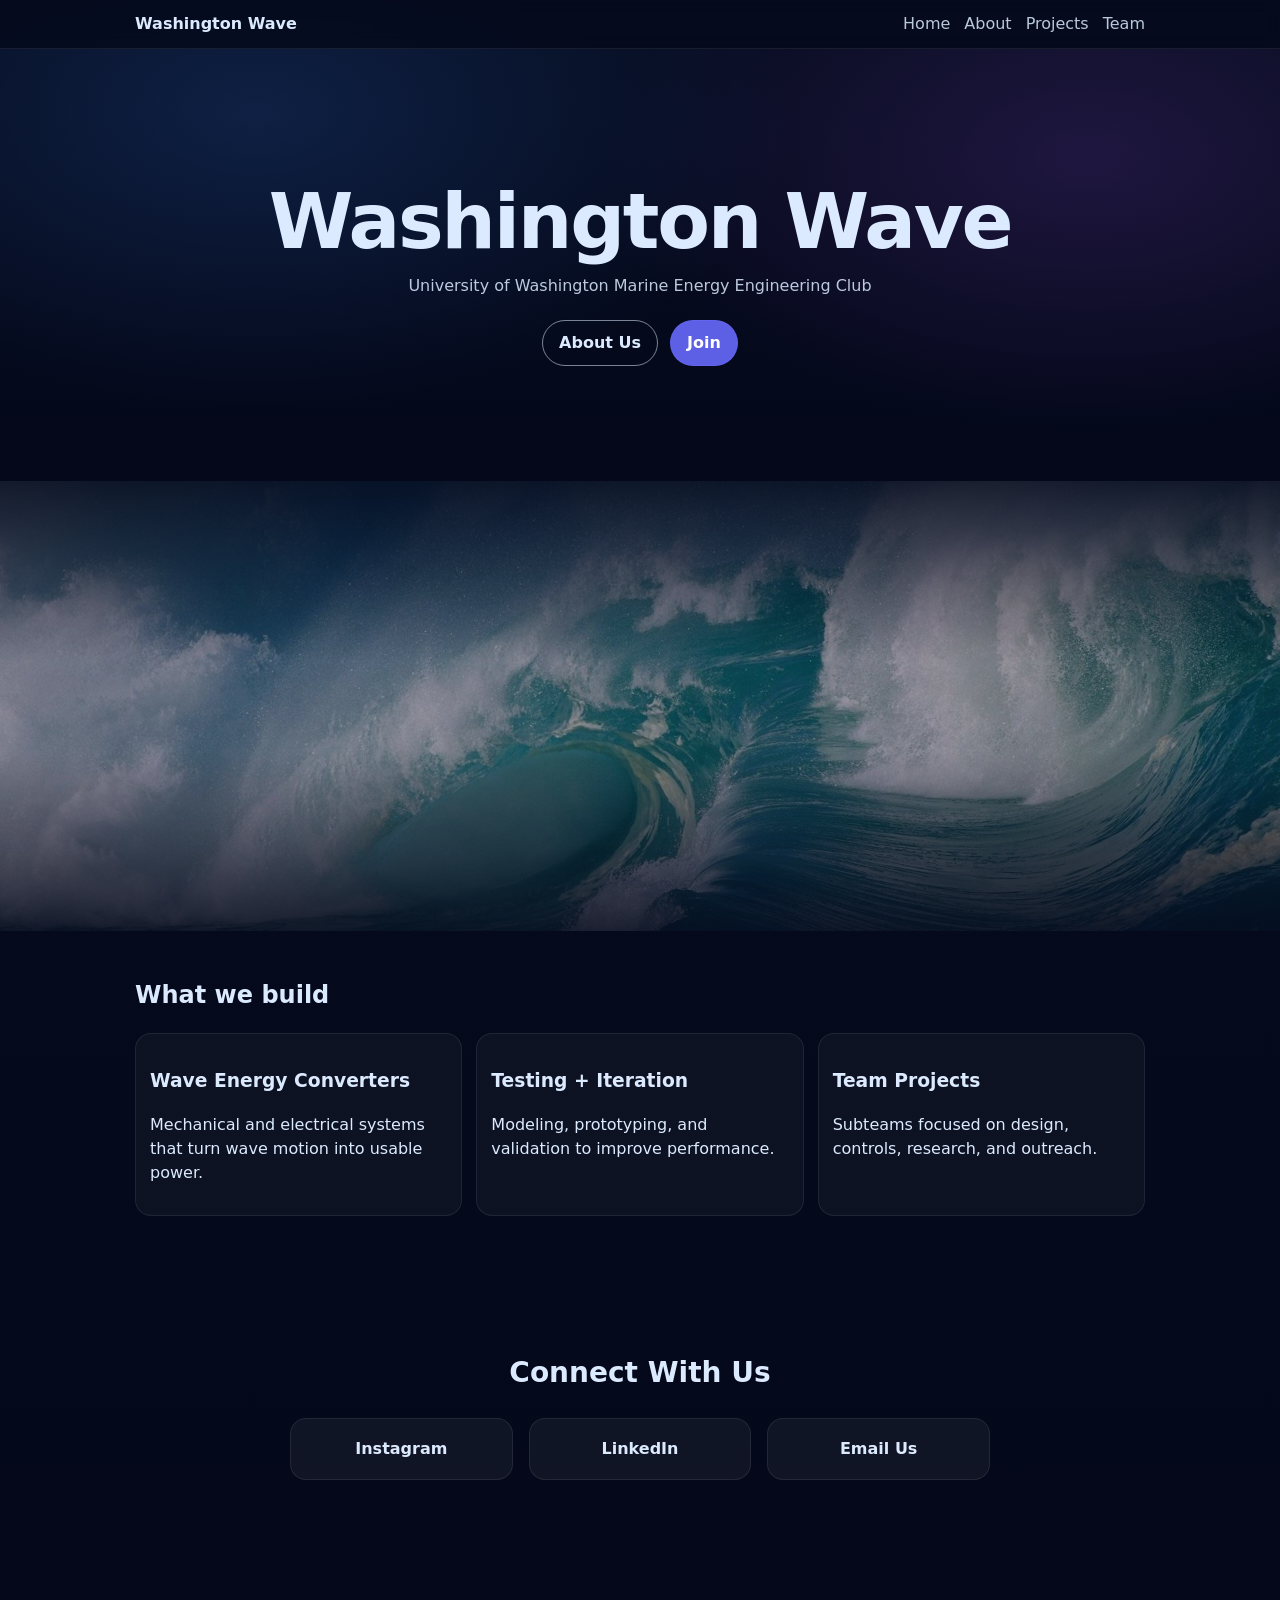
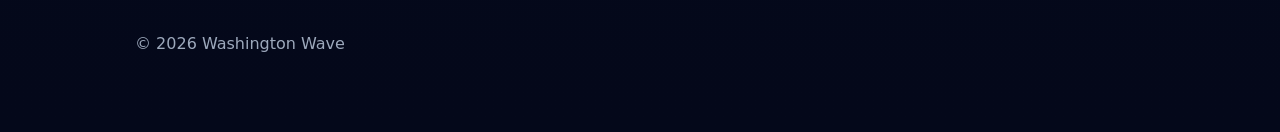
<file: index.html>
<!doctype html>
<html lang="en">
<head>
  <meta charset="utf-8" />
  <meta name="viewport" content="width=device-width, initial-scale=1" />
  <title>Club Name</title>
  <link rel="stylesheet" href="styles.css" />
</head>
<body class="page-dark">

  <header class="nav">
    <div class="nav-inner">
      <a class="logo" href="#top">Washington Wave</a>

      <button class="menu-btn" aria-label="Open menu" aria-expanded="false">
        ☰
      </button>
    
      <nav class="links" id="navLinks">
        <a href="index.html">Home</a>
         <a href="about.html">About</a>
         <a href="projects.html">Projects</a>
         <a href="team.html">Team</a>
    </nav>
    </div>
  </header>

<main id="top">
  <section class="hero-cool">
    <div class="hero-inner">
      <h1>Washington Wave</h1>
      <p>University of Washington Marine Energy Engineering Club</p>

      <div class="hero-actions">
        <a class="btn-outline" href="about.html">About Us</a>
        <a class="btn-solid" href="#connect">Join</a>
      </div>
    </div>
  </section>

  <section class="ocean-band" aria-hidden="true"></section>

  <section class="section">
    <h2>What we build</h2>
    <div class="grid">
      <div class="card">
        <h3>Wave Energy Converters</h3>
        <p>Mechanical and electrical systems that turn wave motion into usable power.</p>
      </div>
      <div class="card">
        <h3>Testing + Iteration</h3>
        <p>Modeling, prototyping, and validation to improve performance.</p>
      </div>
      <div class="card">
        <h3>Team Projects</h3>
        <p>Subteams focused on design, controls, research, and outreach.</p>
      </div>
    </div>
  </section>

  <section id="connect" class="home-links">
  <div class="section">
    <h2>Connect With Us</h2>

    <div class="links-grid">
      <a class="link-card" href="https://instagram.com/uw_wave" target="_blank">
        Instagram
      </a>

      <a class="link-card" href="https://www.linkedin.com/company/uw-wave/" target="_blank">
        LinkedIn
      </a>

      <a class="link-card" href="https://mail.google.com/mail/?view=cm&fs=1&to=wawave@uw.edu" target="_blank" rel="noopener">
        Email Us
      </a>
    </div>
  </div>
</section>

<footer class="footer">
  <p class="muted">© <span id="year"></span> Washington Wave</p>
</footer>

  <script src="script.js"></script>
</body>
</html>
</file>
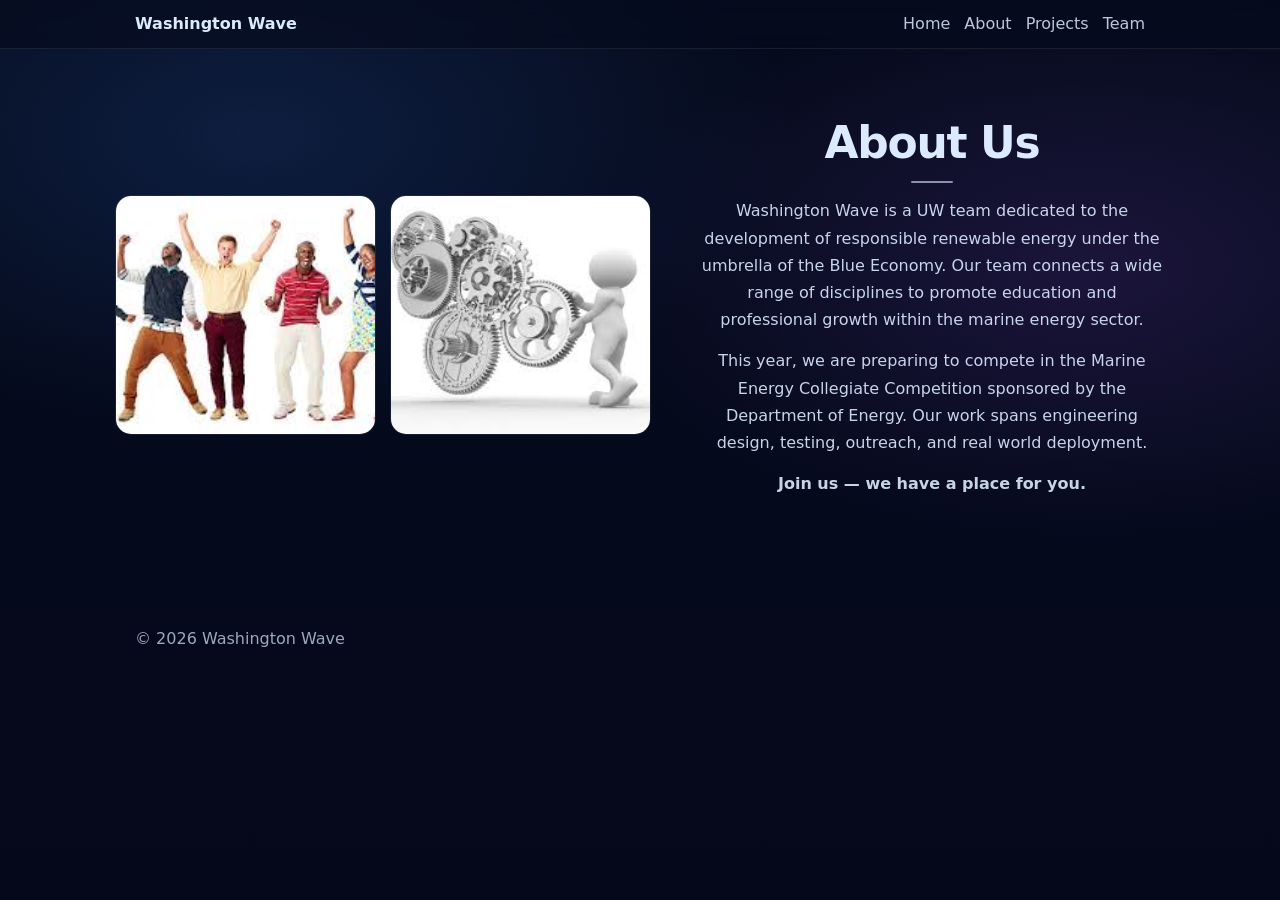
<file: about.html>
<!doctype html>
<html lang="en">
<head>
  <meta charset="utf-8" />
  <meta name="viewport" content="width=device-width, initial-scale=1" />
  <title>About | Wave</title>
  <link rel="stylesheet" href="styles.css" />
</head>
<body class="page-dark">

  <header class="nav">
    <div class="nav-inner">
      <a class="logo" href="index.html">Washington Wave</a>

      <button class="menu-btn" aria-label="Open menu" aria-expanded="false">
        ☰
      </button>

      <nav class="links" id="navLinks">
        <a href="index.html">Home</a>
        <a href="about.html">About</a>
        <a href="projects.html">Projects</a>
        <a href="team.html">Team</a>
      </nav>
    </div>
  </header>

  <main>
  <section class="about-hero">
    <div class="about-grid">
      
      <div class="about-images">
        <img src="images/team.jpg" alt="Washington Wave team photo" />
        <img src="images/mechanism.jpg" alt="Wave energy mechanism prototype" />
      </div>

      <div class="about-text centered">
        <h2>About Us</h2>
        <p>
          Washington Wave is a UW team dedicated to the development of responsible
          renewable energy under the umbrella of the Blue Economy. Our team
          connects a wide range of disciplines to promote education and professional
          growth within the marine energy sector.
        </p>

        <p>
          This year, we are preparing to compete in the Marine Energy Collegiate
          Competition sponsored by the Department of Energy. Our work spans
          engineering design, testing, outreach, and real world deployment.
        </p>

        <p class="about-cta">
          Join us — we have a place for you.
        </p>
      </div>

    </div>
  </section>

  <footer class="footer">
    <p class="muted">© <span id="year"></span> Washington Wave</p>
  </footer>
</main>

  <script src="script.js"></script>
</body>
</html>
</file>
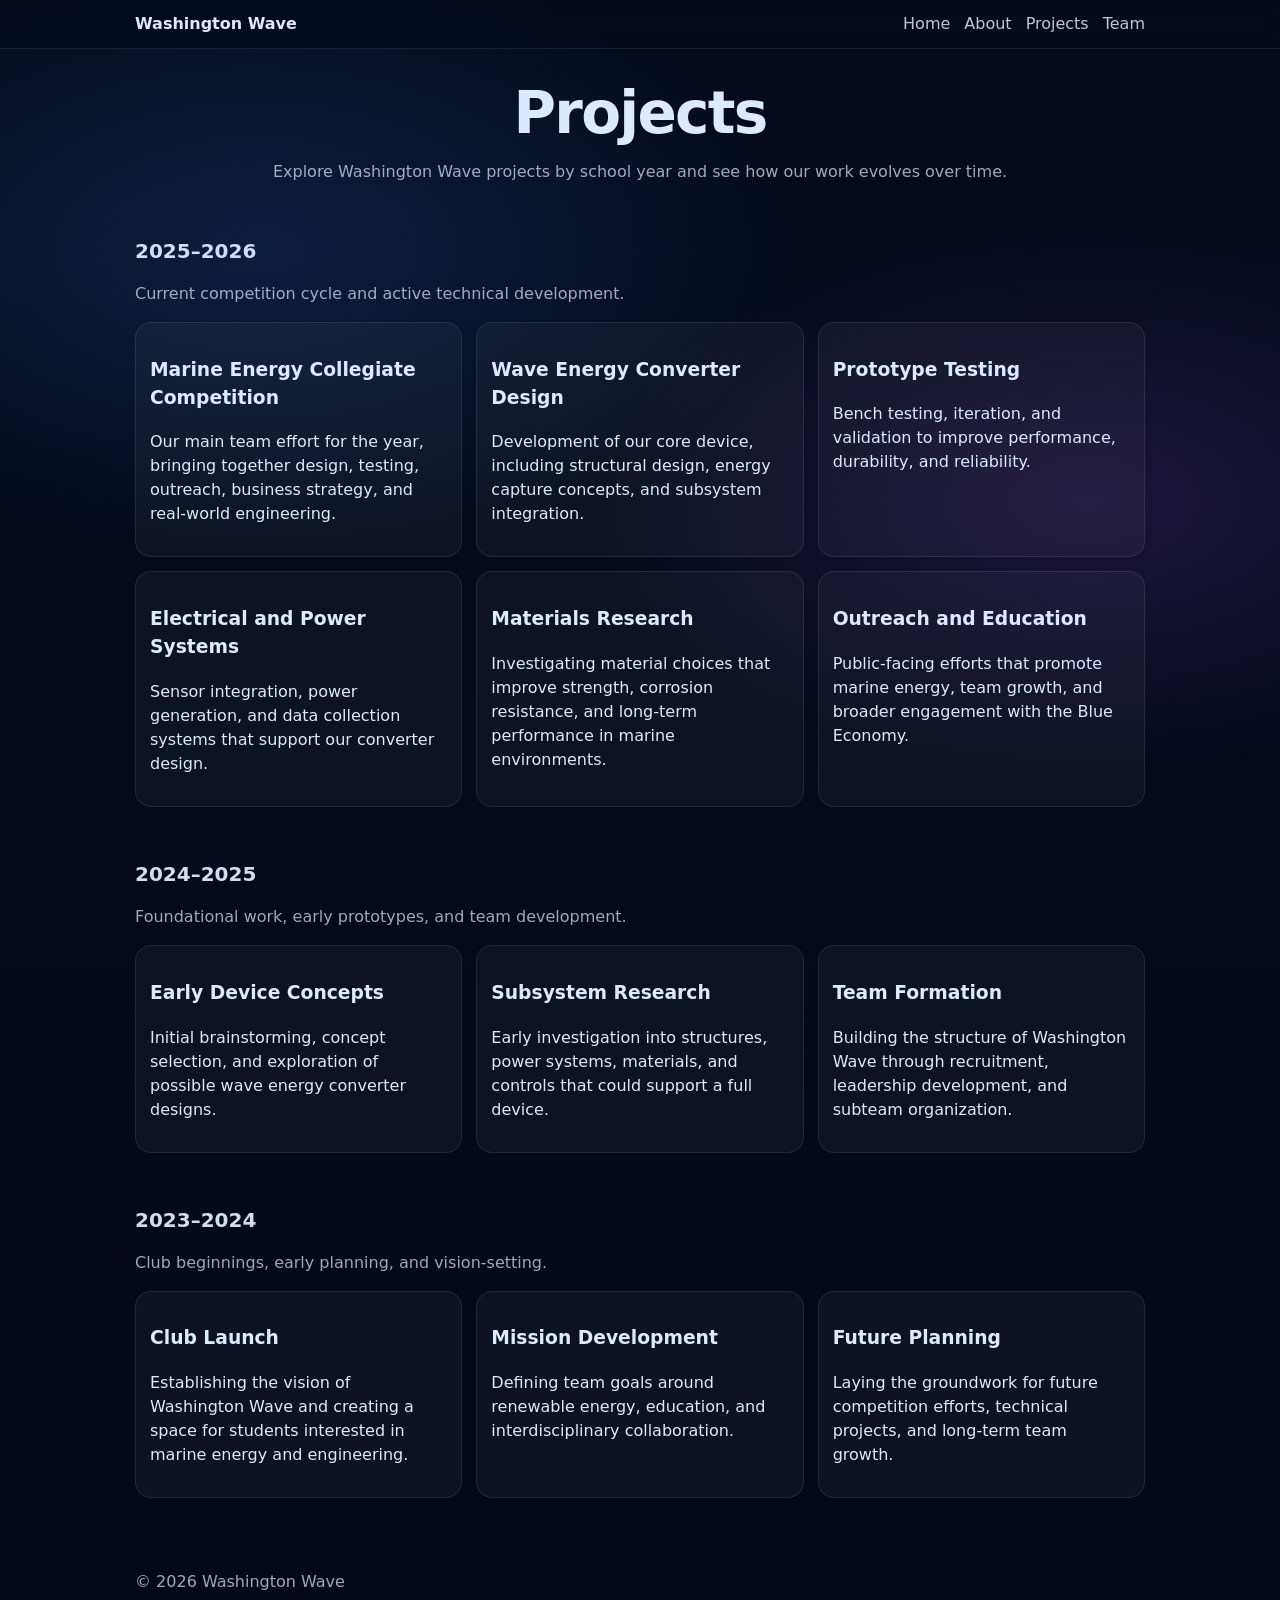
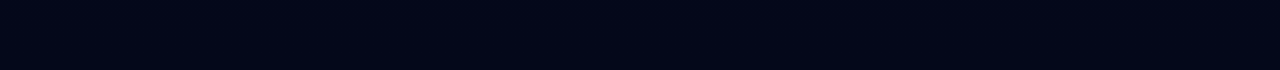
<file: projects.html>
<!doctype html>
<html lang="en">
<head>
  <meta charset="utf-8" />
  <meta name="viewport" content="width=device-width, initial-scale=1" />
  <title>Projects | Washington Wave</title>
  <link rel="stylesheet" href="styles.css" />
</head>

<body class="page-dark">
  <header class="nav">
    <div class="nav-inner">
      <a class="logo" href="index.html">Washington Wave</a>

      <button class="menu-btn" aria-label="Open menu" aria-expanded="false">
        ☰
      </button>

      <nav class="links" id="navLinks">
        <a href="index.html">Home</a>
        <a href="about.html">About</a>
        <a href="projects.html">Projects</a>
        <a href="team.html">Team</a>
      </nav>
    </div>
  </header>

  <main>
    <section class="section team-header">
      <h1>Projects</h1>
      <p class="muted">
        Explore Washington Wave projects by school year and see how our work evolves over time.
      </p>
    </section>

    <section class="section">
      <h2 class="section-title">2025–2026</h2>
      <p class="muted">
        Current competition cycle and active technical development.
      </p>

      <div class="grid">
        <div class="card">
          <h3>Marine Energy Collegiate Competition</h3>
          <p>
            Our main team effort for the year, bringing together design, testing,
            outreach, business strategy, and real-world engineering.
          </p>
        </div>

        <div class="card">
          <h3>Wave Energy Converter Design</h3>
          <p>
            Development of our core device, including structural design, energy
            capture concepts, and subsystem integration.
          </p>
        </div>

        <div class="card">
          <h3>Prototype Testing</h3>
          <p>
            Bench testing, iteration, and validation to improve performance,
            durability, and reliability.
          </p>
        </div>

        <div class="card">
          <h3>Electrical and Power Systems</h3>
          <p>
            Sensor integration, power generation, and data collection systems that
            support our converter design.
          </p>
        </div>

        <div class="card">
          <h3>Materials Research</h3>
          <p>
            Investigating material choices that improve strength, corrosion
            resistance, and long-term performance in marine environments.
          </p>
        </div>

        <div class="card">
          <h3>Outreach and Education</h3>
          <p>
            Public-facing efforts that promote marine energy, team growth, and
            broader engagement with the Blue Economy.
          </p>
        </div>
      </div>
    </section>

    <section class="section">
      <h2 class="section-title">2024–2025</h2>
      <p class="muted">
        Foundational work, early prototypes, and team development.
      </p>

      <div class="grid">
        <div class="card">
          <h3>Early Device Concepts</h3>
          <p>
            Initial brainstorming, concept selection, and exploration of possible
            wave energy converter designs.
          </p>
        </div>

        <div class="card">
          <h3>Subsystem Research</h3>
          <p>
            Early investigation into structures, power systems, materials, and
            controls that could support a full device.
          </p>
        </div>

        <div class="card">
          <h3>Team Formation</h3>
          <p>
            Building the structure of Washington Wave through recruitment,
            leadership development, and subteam organization.
          </p>
        </div>
      </div>
    </section>

    <section class="section">
      <h2 class="section-title">2023–2024</h2>
      <p class="muted">
        Club beginnings, early planning, and vision-setting.
      </p>

      <div class="grid">
        <div class="card">
          <h3>Club Launch</h3>
          <p>
            Establishing the vision of Washington Wave and creating a space for
            students interested in marine energy and engineering.
          </p>
        </div>

        <div class="card">
          <h3>Mission Development</h3>
          <p>
            Defining team goals around renewable energy, education, and
            interdisciplinary collaboration.
          </p>
        </div>

        <div class="card">
          <h3>Future Planning</h3>
          <p>
            Laying the groundwork for future competition efforts, technical
            projects, and long-term team growth.
          </p>
        </div>
      </div>
    </section>

    <footer class="footer">
      <p class="muted">© <span id="year"></span> Washington Wave</p>
    </footer>
  </main>

  <script src="script.js"></script>
</body>
</html>
</file>
<file: styles.css>
:root {
  --max: 1050px;
  --pad: 20px;
  --radius: 16px;

  /* Light pages */
  --bg: #ffffff;
  --text: #111111;
  --muted: #6b7280;
  --card: #fafafa;
  --border: #e5e7eb;

  /* Dark theme */
  --dark-1: #050b1d;
  --dark-2: #04081a;
  --light-blue: #dbeafe;
  --light-blue-soft: rgba(219, 234, 254, 0.85);

  /* Buttons */
  --primary: rgba(99, 102, 241, 0.95);
}

* {
  box-sizing: border-box;
}

html {
  scroll-behavior: smooth;
}

body {
  margin: 0;
  font-family: system-ui, Arial, sans-serif;
  line-height: 1.5;
  color: var(--text);
  background: var(--bg);
}

/* -----------------------
   Nav
----------------------- */
.nav {
  position: sticky;
  top: 0;
  z-index: 50;
  background: rgba(5, 11, 29, 0.6);
  backdrop-filter: blur(10px);
  border-bottom: 1px solid rgba(255, 255, 255, 0.08);
}

.nav-inner {
  max-width: var(--max);
  margin: 0 auto;
  padding: 12px var(--pad);
  display: flex;
  align-items: center;
  gap: 14px;
}

.logo {
  font-weight: 700;
  text-decoration: none;
  color: var(--light-blue);
}

.links {
  margin-left: auto;
  display: flex;
  gap: 14px;
}

.links a {
  text-decoration: none;
  color: var(--light-blue);
  opacity: 0.85;
}

.links a:hover {
  opacity: 1;
}

.menu-btn {
  display: none;
  margin-left: auto;
  font-size: 22px;
  padding: 8px 10px;
  border-radius: 10px;
  background: rgba(255, 255, 255, 0.06);
  border: 1px solid rgba(255, 255, 255, 0.12);
  color: var(--light-blue);
  cursor: pointer;
}

/* Mobile nav */
@media (max-width: 820px) {
  .links {
    display: none;
    width: 100%;
    flex-direction: column;
    margin-left: 0;
    padding: 10px 0 0;
  }

  .links.open {
    display: flex;
  }

  .menu-btn {
    display: inline-block;
  }
}

/* -----------------------
   Shared layout
----------------------- */
.section {
  max-width: var(--max);
  margin: 0 auto;
  padding: 26px var(--pad);
}

.grid {
  display: grid;
  grid-template-columns: repeat(3, 1fr);
  gap: 14px;
}

@media (max-width: 820px) {
  .grid {
    grid-template-columns: 1fr;
  }
}

.card {
  border: 1px solid var(--border);
  border-radius: var(--radius);
  padding: 14px;
  background: var(--card);
  transition: transform 0.25s ease, box-shadow 0.25s ease;
}

.footer {
  max-width: var(--max);
  margin: 0 auto;
  padding: 30px var(--pad) 60px;
}

.muted {
  color: var(--muted);
  opacity: 0.95;
}

/* -----------------------
   Buttons
----------------------- */
.btn-solid,
.btn-outline {
  display: inline-block;
  padding: 10px 16px;
  border-radius: 999px;
  text-decoration: none;
  font-weight: 600;
}

.btn-solid {
  background: var(--primary);
  color: white;
  border: 1px solid var(--primary);
}

.btn-solid:hover {
  filter: brightness(1.08);
}

.btn-outline {
  background: transparent;
  color: var(--light-blue);
  border: 1px solid rgba(219, 234, 254, 0.55);
}

.btn-outline:hover {
  border-color: rgba(219, 234, 254, 0.85);
}

/* -----------------------
   Home page hero + ocean band
----------------------- */
.hero-cool {
  min-height: 48vh;
  max-height: 520px;
  display: flex;
  align-items: center;
  justify-content: center;
  padding: 50px var(--pad) 32px;
  color: var(--light-blue);
  background:
    radial-gradient(900px 500px at 20% 15%, rgba(59, 130, 246, 0.18), transparent 60%),
    radial-gradient(900px 500px at 85% 25%, rgba(168, 85, 247, 0.16), transparent 55%),
    linear-gradient(180deg, var(--dark-1) 0%, var(--dark-2) 100%);
}

.hero-inner {
  max-width: var(--max);
  width: 100%;
  text-align: center;
}

.hero-cool h1 {
  margin: 0 0 12px;
  font-size: clamp(38px, 6vw, 78px);
  letter-spacing: -0.03em;
  line-height: 1.05;
}

.hero-cool p {
  margin: 0 auto 22px;
  max-width: 55ch;
  opacity: 0.85;
}

.hero-actions {
  display: flex;
  gap: 12px;
  justify-content: center;
  flex-wrap: wrap;
}

.ocean-band {
  height: 50vh;
  width: 100%;
  background-image:
    linear-gradient(
      to bottom,
      rgba(5, 11, 29, 0.9) 0%,
      rgba(5, 11, 29, 0.4) 40%,
      rgba(5, 11, 29, 0.4) 60%,
      rgba(5, 11, 29, 0.9) 100%
    ),
    url("images/ocean.jpg");
  background-size: cover;
  background-position: center;
}

/* -----------------------
   About page integrated layout
----------------------- */
.about-hero {
  padding: 70px var(--pad);
}

.about-grid {
  max-width: var(--max);
  margin: 0 auto;
  display: grid;
  grid-template-columns: 1.15fr 1fr;
  gap: 48px;
  align-items: center;
}

.about-images {
  display: grid;
  grid-template-columns: 1fr 1fr;
  gap: 14px;
}

.about-images img {
  width: 100%;
  height: 240px;
  object-fit: cover;
  border-radius: 16px;
  border: 1px solid rgba(255, 255, 255, 0.08);
}

.about-text {
  display: flex;
  flex-direction: column;
  align-items: center;
  text-align: center;
}

.about-text h2 {
  margin: 0 0 14px;
  font-size: clamp(28px, 4.4vw, 44px);
  letter-spacing: -0.03em;
  line-height: 1.1;
  color: var(--light-blue);
}

.about-text h2::after {
  content: "";
  display: block;
  width: 42px;
  height: 2px;
  margin: 14px auto 0;
  background: rgba(219, 234, 254, 0.6);
  border-radius: 2px;
}

.about-text p {
  max-width: 58ch;
  margin: 0 0 14px;
  font-size: 16px;
  line-height: 1.7;
  color: var(--light-blue-soft);
}

.about-cta {
  margin-top: 18px;
  font-weight: 700;
  font-size: 16px;
  color: #e0e7ff;
}

@media (max-width: 820px) {
  .about-grid {
    grid-template-columns: 1fr;
  }

  .about-images {
    grid-template-columns: 1fr;
  }

  .about-images img {
    height: 210px;
  }

  .about-text p {
    max-width: none;
  }
}

/* -----------------------
   Full-page dark theme utility
----------------------- */
.page-dark {
  min-height: 100vh;
  color: var(--light-blue);
  background:
    radial-gradient(900px 500px at 20% 15%, rgba(59, 130, 246, 0.16), transparent 60%),
    radial-gradient(900px 500px at 85% 30%, rgba(168, 85, 247, 0.14), transparent 55%),
    linear-gradient(180deg, var(--dark-1) 0%, var(--dark-2) 100%);
}

.page-dark .muted {
  color: rgba(219, 234, 254, 0.75);
}

.page-dark .card {
  background: rgba(255, 255, 255, 0.04);
  border: 1px solid rgba(255, 255, 255, 0.08);
}

.page-dark .about-text p {
  color: rgba(219, 234, 254, 0.9);
}

.page-dark .about-images img {
  border: 1px solid rgba(255, 255, 255, 0.08);
}

/* -----------------------
   Team page styles
----------------------- */
.team-header {
  padding-top: 34px;
  padding-bottom: 10px;
  text-align: center;
}

.team-header h1 {
  margin: 0 0 10px;
  font-size: clamp(34px, 5vw, 58px);
  letter-spacing: -0.03em;
  line-height: 1.05;
}

.section-title {
  margin: 0 0 10px;
  font-size: 20px;
  opacity: 0.95;
}

/* Leadership section */
.leadership-grid {
  grid-template-columns: repeat(3, 1fr);
}

.leadership-grid-two {
  grid-template-columns: repeat(2, minmax(240px, 320px));
  justify-content: center;
  gap: 24px;
}

@media (max-width: 820px) {
  .leadership-grid,
  .leadership-grid-two {
    grid-template-columns: 1fr;
  }
}

.member {
  display: flex;
  flex-direction: column;
  align-items: center;
  text-align: center;
  padding: 22px;
  min-height: 320px;
  justify-content: flex-start;
}

.member:hover {
  transform: translateY(-6px);
  box-shadow: 0 12px 30px rgba(0, 0, 0, 0.35);
}

.avatar {
  width: 140px;
  height: 140px;
  border-radius: 22px;
  margin-bottom: 14px;
  border: 1px solid rgba(255, 255, 255, 0.12);
  background: linear-gradient(
    135deg,
    rgba(255, 255, 255, 0.10),
    rgba(255, 255, 255, 0.04)
  );
  object-fit: cover;
  flex: 0 0 auto;
}

.member-name {
  margin: 0;
  font-size: 18px;
}

.member-role {
  margin: 6px 0 8px;
}

.member-blurb {
  margin: 0;
  opacity: 0.9;
  max-width: 26ch;
}

/* Team cards */
.team-cards a {
  text-decoration: none;
  color: inherit;
}

.team-card {
  display: flex;
  flex-direction: column;
  gap: 8px;
}

.team-card:hover {
  transform: translateY(-6px);
  box-shadow: 0 12px 30px rgba(0, 0, 0, 0.35);
}

.team-link {
  margin-top: auto;
  font-weight: 700;
  color: rgba(219, 234, 254, 0.9);
}

/* Bigger team cards with lead photo */
.team-showcase-grid {
  grid-template-columns: repeat(2, 1fr);
  gap: 20px;
}

.team-showcase-card {
  display: flex;
  gap: 16px;
  align-items: center;
  padding: 18px;
}

.team-showcase-card:hover {
  transform: translateY(-6px);
  box-shadow: 0 12px 30px rgba(0, 0, 0, 0.35);
}

.team-lead-photo {
  width: 110px;
  height: 110px;
  object-fit: cover;
  border-radius: 18px;
  border: 1px solid rgba(255, 255, 255, 0.12);
  flex: 0 0 auto;
}

.team-lead-photo.placeholder {
  background: linear-gradient(
    135deg,
    rgba(255, 255, 255, 0.10),
    rgba(255, 255, 255, 0.04)
  );
}

.team-showcase-content h3 {
  margin: 0 0 8px;
}

.team-showcase-content p {
  margin: 0 0 6px;
}

.team-lead-name {
  font-weight: 700;
  margin-top: 10px;
}

.team-lead-role {
  margin: 0;
}

@media (max-width: 820px) {
  .team-showcase-grid {
    grid-template-columns: 1fr;
  }

  .team-showcase-card {
    flex-direction: column;
    align-items: flex-start;
  }

  .team-lead-photo {
    width: 100%;
    height: 220px;
  }
}

/* -----------------------
   Home links section
----------------------- */
.home-links {
  padding: 60px 0 80px;
}

.page-dark .home-links h2 {
  text-align: center;
  margin-bottom: 24px;
  font-size: 28px;
  color: var(--light-blue);
}

.links-grid {
  display: grid;
  grid-template-columns: repeat(3, 1fr);
  gap: 16px;
  max-width: 700px;
  margin: 0 auto;
}

.link-card {
  display: flex;
  align-items: center;
  justify-content: center;
  padding: 18px;
  border-radius: 16px;
  text-decoration: none;
  font-weight: 600;
  background: rgba(255, 255, 255, 0.05);
  border: 1px solid rgba(255, 255, 255, 0.08);
  color: var(--light-blue);
  transition: transform 0.2s ease, box-shadow 0.2s ease;
}

.link-card:hover {
  transform: translateY(-4px);
  box-shadow: 0 8px 25px rgba(0, 0, 0, 0.35);
}

@media (max-width: 820px) {
  .links-grid {
    grid-template-columns: 1fr;
  }
}
</file>
